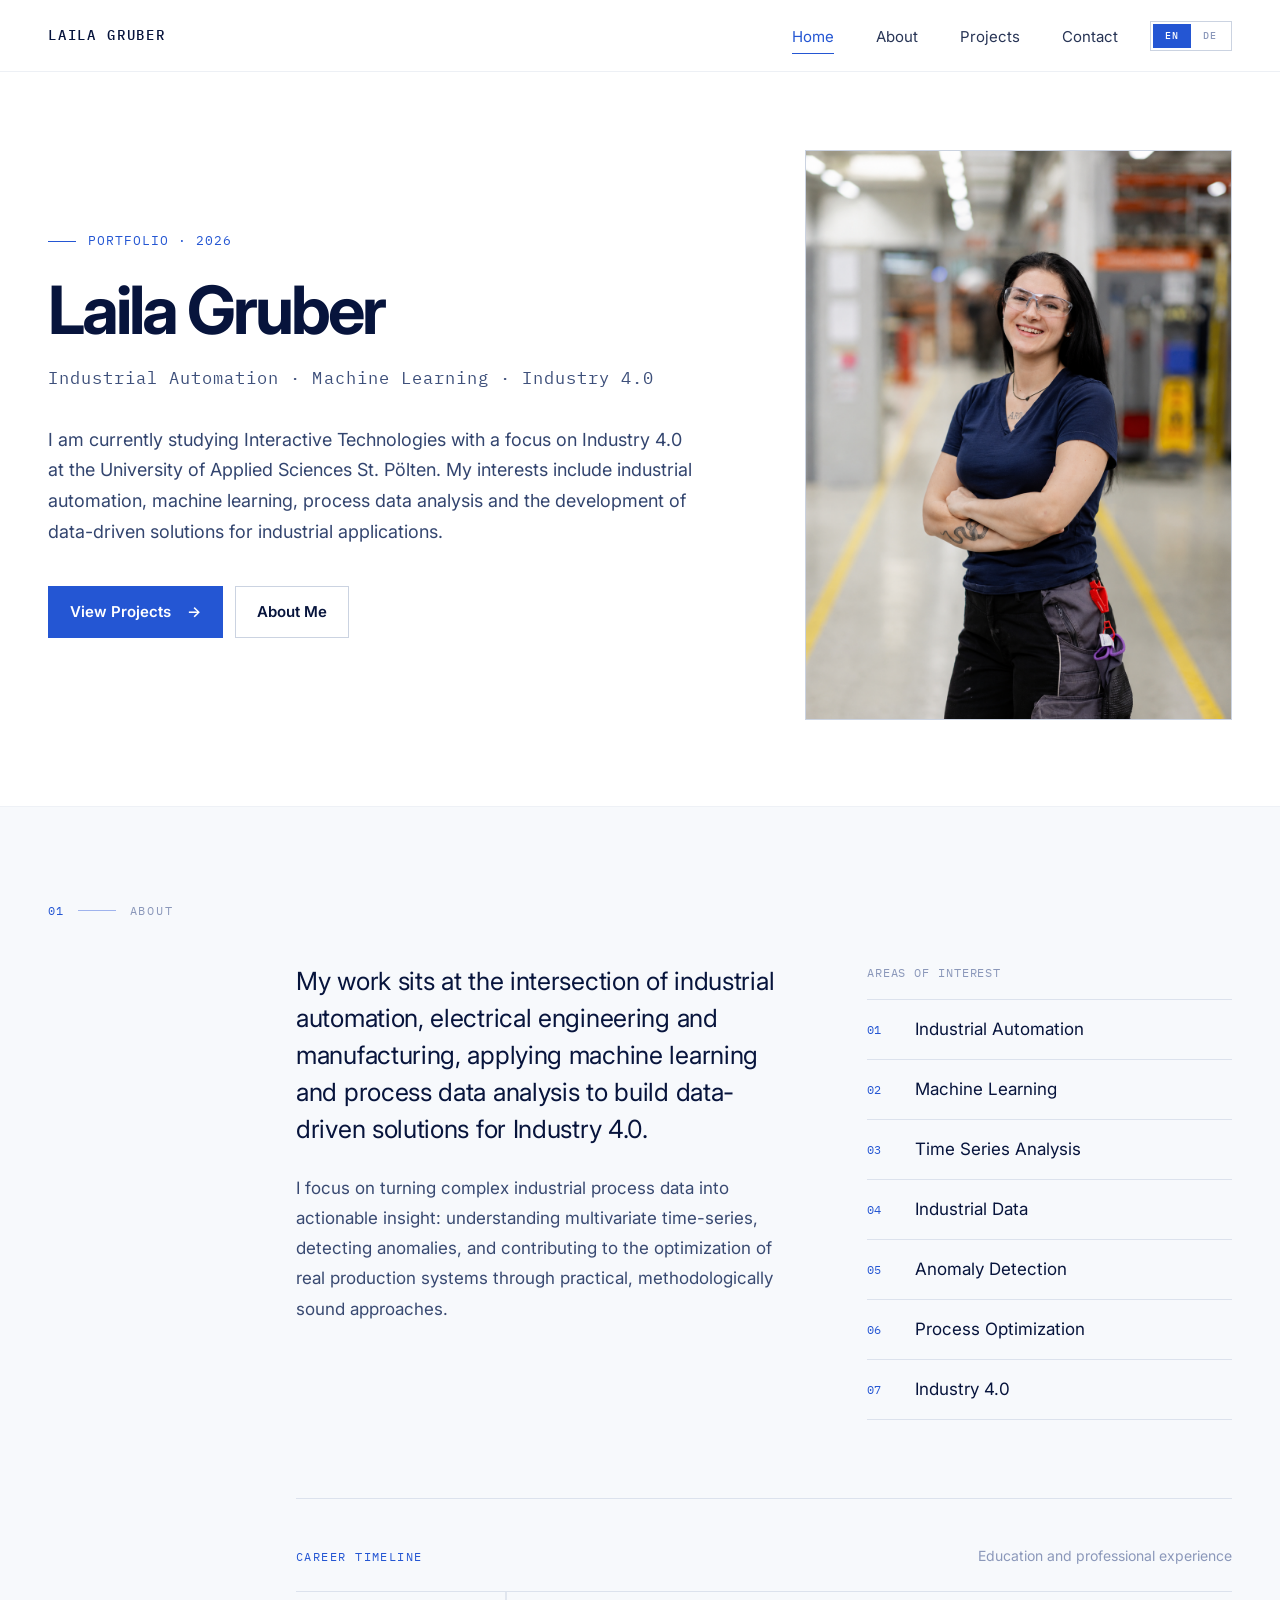
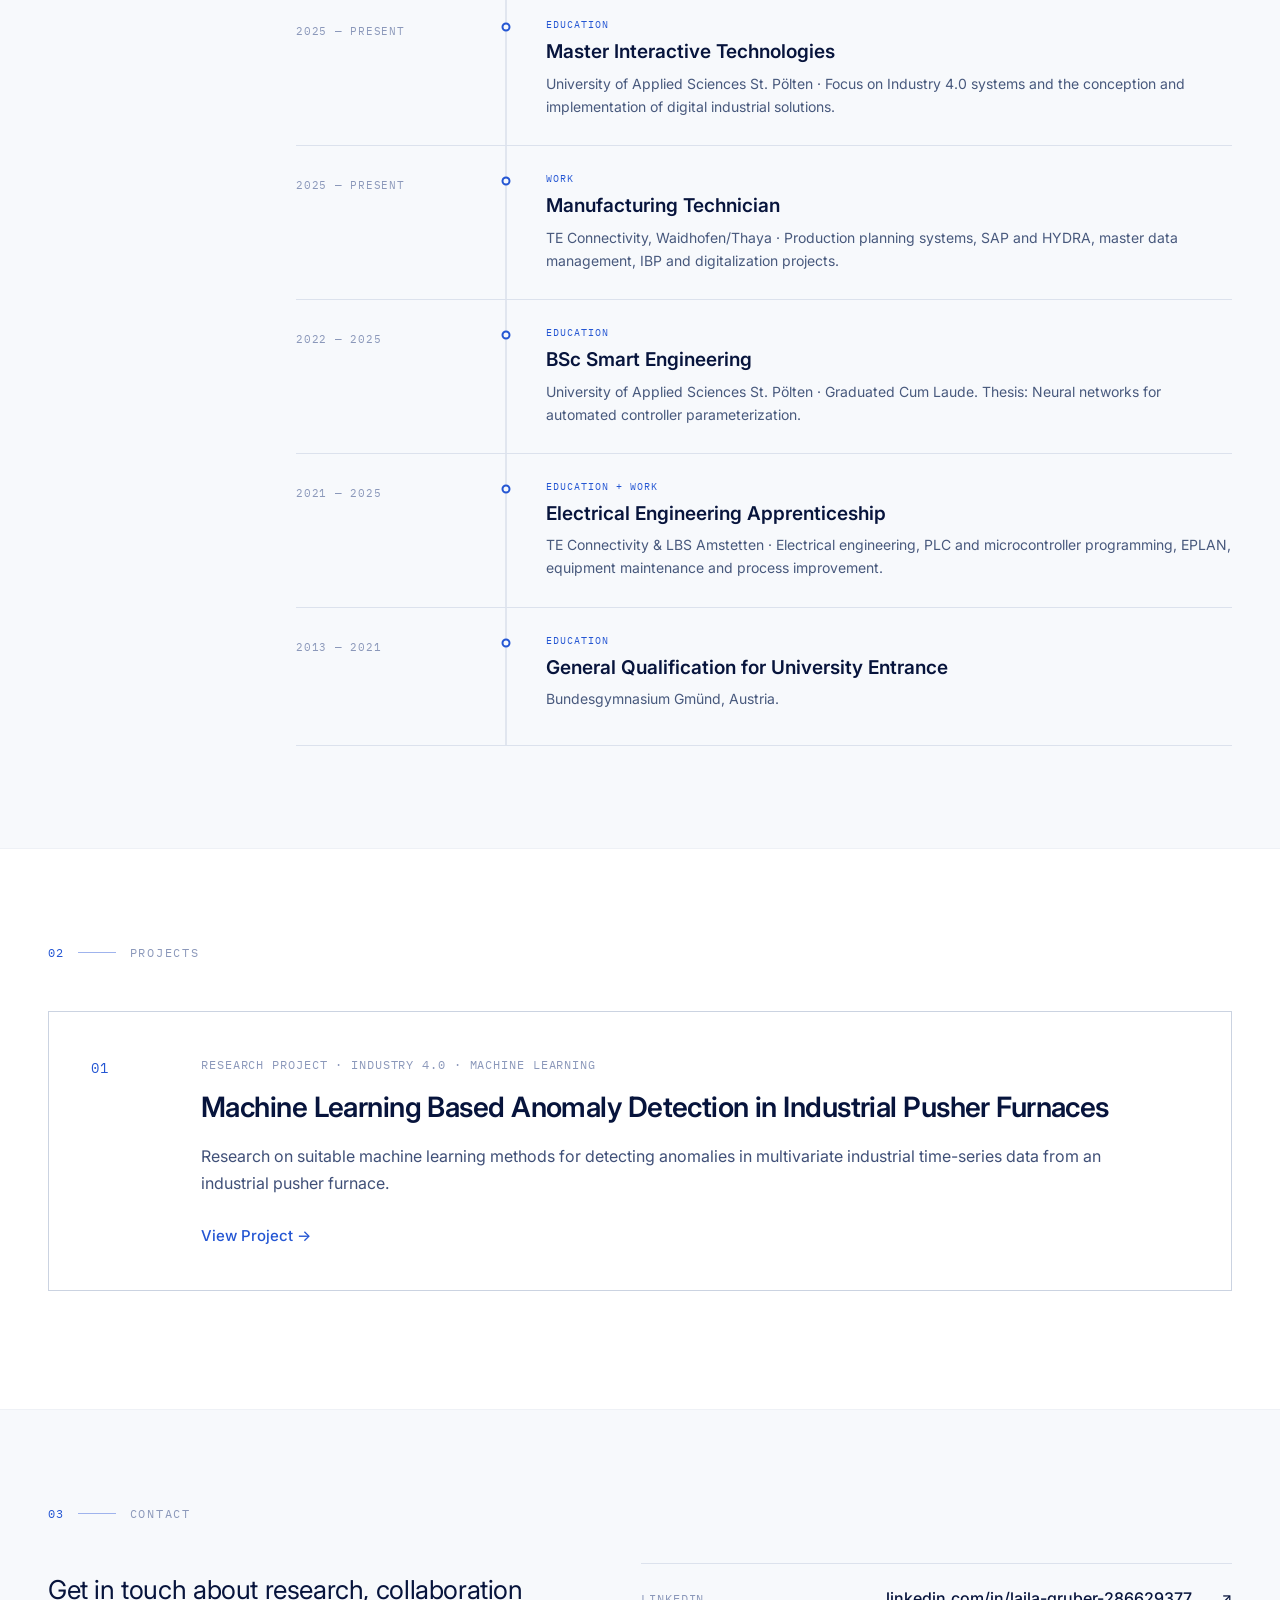
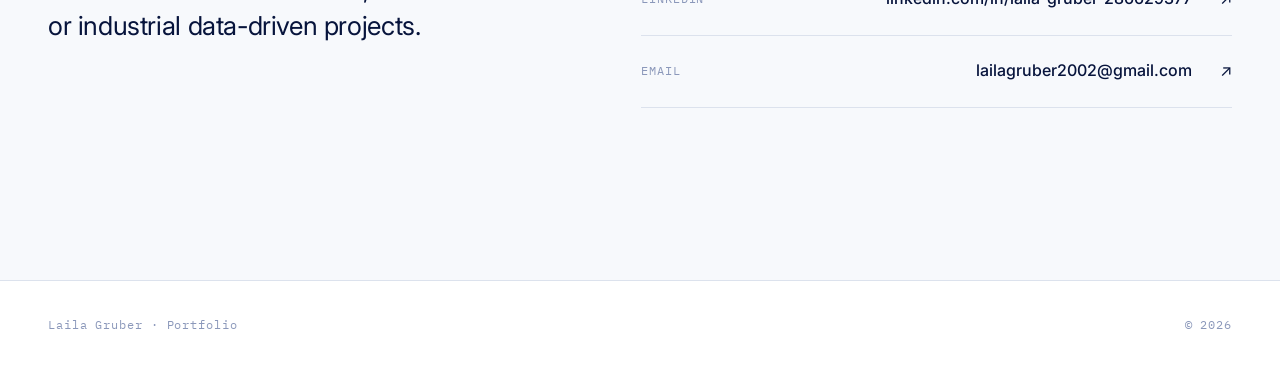
<file: index.html>
<!DOCTYPE html>

<html lang="en">
<head>
<meta charset="utf-8"/>
<meta content="width=device-width, initial-scale=1" name="viewport"/>
<meta content="no-cache, no-store, must-revalidate" http-equiv="Cache-Control"/>
<meta content="no-cache" http-equiv="Pragma"/>
<meta content="0" http-equiv="Expires"/>
<meta content="Laila Gruber portfolio focused on industrial automation, machine learning and Industry 4.0." name="description"/>
<title>Laila Gruber · Portfolio</title>
<link href="styles.css?v=5" rel="stylesheet"/>
</head>
<body data-page="home">
<header class="site-header">
<div class="shell header-inner">
<a class="brand" href="#home">LAILA GRUBER</a>
<div class="header-tools"><nav aria-label="Primary navigation" class="nav">
<a class="active" data-i18n="nav.home" href="#home">Home</a>
<a data-i18n="nav.about" href="#about">About</a>
<a data-i18n="nav.projects" href="#projects">Projects</a>
<a data-i18n="nav.contact" href="#contact">Contact</a>
</nav><div aria-label="Language selection" class="language-switch" role="group"><button aria-pressed="true" class="lang-btn active" data-lang="en" type="button">EN</button><button aria-pressed="false" class="lang-btn" data-lang="de" type="button">DE</button></div></div>
</div>
</header>
<main>
<section class="hero section-white" id="home">
<div class="shell hero-grid">
<div class="hero-copy">
<div class="micro-title"><span class="micro-line"></span>PORTFOLIO · 2026</div>
<h1>Laila Gruber</h1>
<p class="hero-kicker mono" data-i18n="home.hero.kicker">Industrial Automation · Machine Learning · Industry 4.0</p>
<p class="hero-text" data-i18n="home.hero.text">I am currently studying Interactive Technologies with a focus on Industry 4.0 at the University of Applied Sciences St. Pölten. My interests include industrial automation, machine learning, process data analysis and the development of data-driven solutions for industrial applications.</p>
<div class="hero-actions">
<a class="btn btn-primary" href="#projects"><span data-i18n="home.hero.projects">View Projects</span><span>→</span></a>
<a class="btn btn-secondary" data-i18n="home.hero.about" href="#about">About Me</a>
</div>
</div>
<figure class="portrait-figure">
<div class="placeholder-frame portrait-frame">
<img alt="Professional portrait of Laila Gruber in an industrial environment" src="assets/portrait.png"/>
</div>
</figure>
</div>
</section>
<section class="section-soft" id="about">
<div class="shell section-pad about-grid">
<div class="section-label"><span>01</span><i></i><b data-i18n="home.about.label">ABOUT</b></div>
<div class="about-copy">
<p class="about-lead" data-i18n="home.about.lead">My work sits at the intersection of industrial automation, electrical engineering and manufacturing, applying machine learning and process data analysis to build data-driven solutions for Industry 4.0.</p>
<p data-i18n="home.about.text">I focus on turning complex industrial process data into actionable insight: understanding multivariate time-series, detecting anomalies, and contributing to the optimization of real production systems through practical, methodologically sound approaches.</p>
</div>
<div class="interest-panel">
<h3 class="mono" data-i18n="home.interests.title">AREAS OF INTEREST</h3>
<ol class="indexed-list">
<li><span>01</span><div data-i18n="home.interests.1">Industrial Automation</div></li>
<li><span>02</span><div data-i18n="home.interests.2">Machine Learning</div></li>
<li><span>03</span><div data-i18n="home.interests.3">Time Series Analysis</div></li>
<li><span>04</span><div data-i18n="home.interests.4">Industrial Data</div></li>
<li><span>05</span><div data-i18n="home.interests.5">Anomaly Detection</div></li>
<li><span>06</span><div data-i18n="home.interests.6">Process Optimization</div></li>
<li><span>07</span><div data-i18n="home.interests.7">Industry 4.0</div></li>
</ol>
</div>
<div class="career-timeline">
<div class="timeline-heading">
<div class="timeline-kicker mono" data-i18n="home.timeline.title">CAREER TIMELINE</div>
<p data-i18n="home.timeline.subtitle">Education and professional experience</p>
</div>
<div class="timeline-list">
<article class="timeline-item">
<div class="timeline-date mono" data-i18n="home.timeline.1.date">2025 — PRESENT</div>
<div class="timeline-track"><span></span></div>
<div class="timeline-content">
<div class="timeline-type mono" data-i18n="home.timeline.1.type">EDUCATION</div>
<h3 data-i18n="home.timeline.1.title">Master Interactive Technologies</h3>
<p data-i18n="home.timeline.1.desc">University of Applied Sciences St. Pölten · Focus on Industry 4.0 systems and the conception and implementation of digital industrial solutions.</p>
</div>
</article>
<article class="timeline-item">
<div class="timeline-date mono" data-i18n="home.timeline.2.date">2025 — PRESENT</div>
<div class="timeline-track"><span></span></div>
<div class="timeline-content">
<div class="timeline-type mono" data-i18n="home.timeline.2.type">WORK</div>
<h3 data-i18n="home.timeline.2.title">Manufacturing Technician</h3>
<p data-i18n="home.timeline.2.desc">TE Connectivity, Waidhofen/Thaya · Production planning systems, SAP and HYDRA, master data management, IBP and digitalization projects.</p>
</div>
</article>
<article class="timeline-item">
<div class="timeline-date mono" data-i18n="home.timeline.3.date">2022 — 2025</div>
<div class="timeline-track"><span></span></div>
<div class="timeline-content">
<div class="timeline-type mono" data-i18n="home.timeline.3.type">EDUCATION</div>
<h3 data-i18n="home.timeline.3.title">BSc Smart Engineering</h3>
<p data-i18n="home.timeline.3.desc">University of Applied Sciences St. Pölten · Graduated Cum Laude. Thesis: Neural networks for automated controller parameterization.</p>
</div>
</article>
<article class="timeline-item">
<div class="timeline-date mono" data-i18n="home.timeline.4.date">2021 — 2025</div>
<div class="timeline-track"><span></span></div>
<div class="timeline-content">
<div class="timeline-type mono" data-i18n="home.timeline.4.type">EDUCATION + WORK</div>
<h3 data-i18n="home.timeline.4.title">Electrical Engineering Apprenticeship</h3>
<p data-i18n="home.timeline.4.desc">TE Connectivity &amp; LBS Amstetten · Electrical engineering, PLC and microcontroller programming, EPLAN, equipment maintenance and process improvement.</p>
</div>
</article>
<article class="timeline-item">
<div class="timeline-date mono" data-i18n="home.timeline.5.date">2013 — 2021</div>
<div class="timeline-track"><span></span></div>
<div class="timeline-content">
<div class="timeline-type mono" data-i18n="home.timeline.5.type">EDUCATION</div>
<h3 data-i18n="home.timeline.5.title">General Qualification for University Entrance</h3>
<p data-i18n="home.timeline.5.desc">Bundesgymnasium Gmünd, Austria.</p>
</div>
</article>
</div>
</div>
</div>
</section>
<section class="section-white" id="projects">
<div class="shell section-pad projects-wrap">
<div class="section-label"><span>02</span><i></i><b data-i18n="home.projects.label">PROJECTS</b></div>
<article class="project-card">
<div class="project-number mono">01</div>
<div class="project-content">
<div class="project-tags mono" data-i18n="home.project.tags">RESEARCH PROJECT · INDUSTRY 4.0 · MACHINE LEARNING</div>
<h2 data-i18n="home.project.title">Machine Learning Based Anomaly Detection in Industrial Pusher Furnaces</h2>
<p data-i18n="home.project.desc">Research on suitable machine learning methods for detecting anomalies in multivariate industrial time-series data from an industrial pusher furnace.</p>
<a class="text-link" href="project-01.html"><span class="link-label" data-i18n="home.project.link">View Project</span><span class="link-arrow">→</span></a>
</div>
</article>
</div>
</section>
<section class="section-soft" id="contact">
<div class="shell section-pad contact-grid">
<div>
<div class="section-label"><span>03</span><i></i><b data-i18n="home.contact.label">CONTACT</b></div>
<p class="contact-lead" data-i18n="home.contact.text">Get in touch about research, collaboration or industrial data-driven projects.</p>
</div>
<div class="contact-links">
<a href="https://www.linkedin.com/in/laila-gruber-286629377/" rel="noreferrer" target="_blank"><span class="mono">LINKEDIN</span><strong>linkedin.com/in/laila-gruber-286629377</strong><em>↗</em></a>
<a href="mailto:lailagruber2002@gmail.com"><span class="mono">EMAIL</span><strong>lailagruber2002@gmail.com</strong><em>↗</em></a>
</div>
</div>
</section>
</main>
<footer class="footer">
<div class="shell footer-inner mono"><span>Laila Gruber · Portfolio</span><span>© <span id="year">2026</span></span></div>
</footer>
<script src="script.js?v=5"></script>
</body>
</html>
</file>
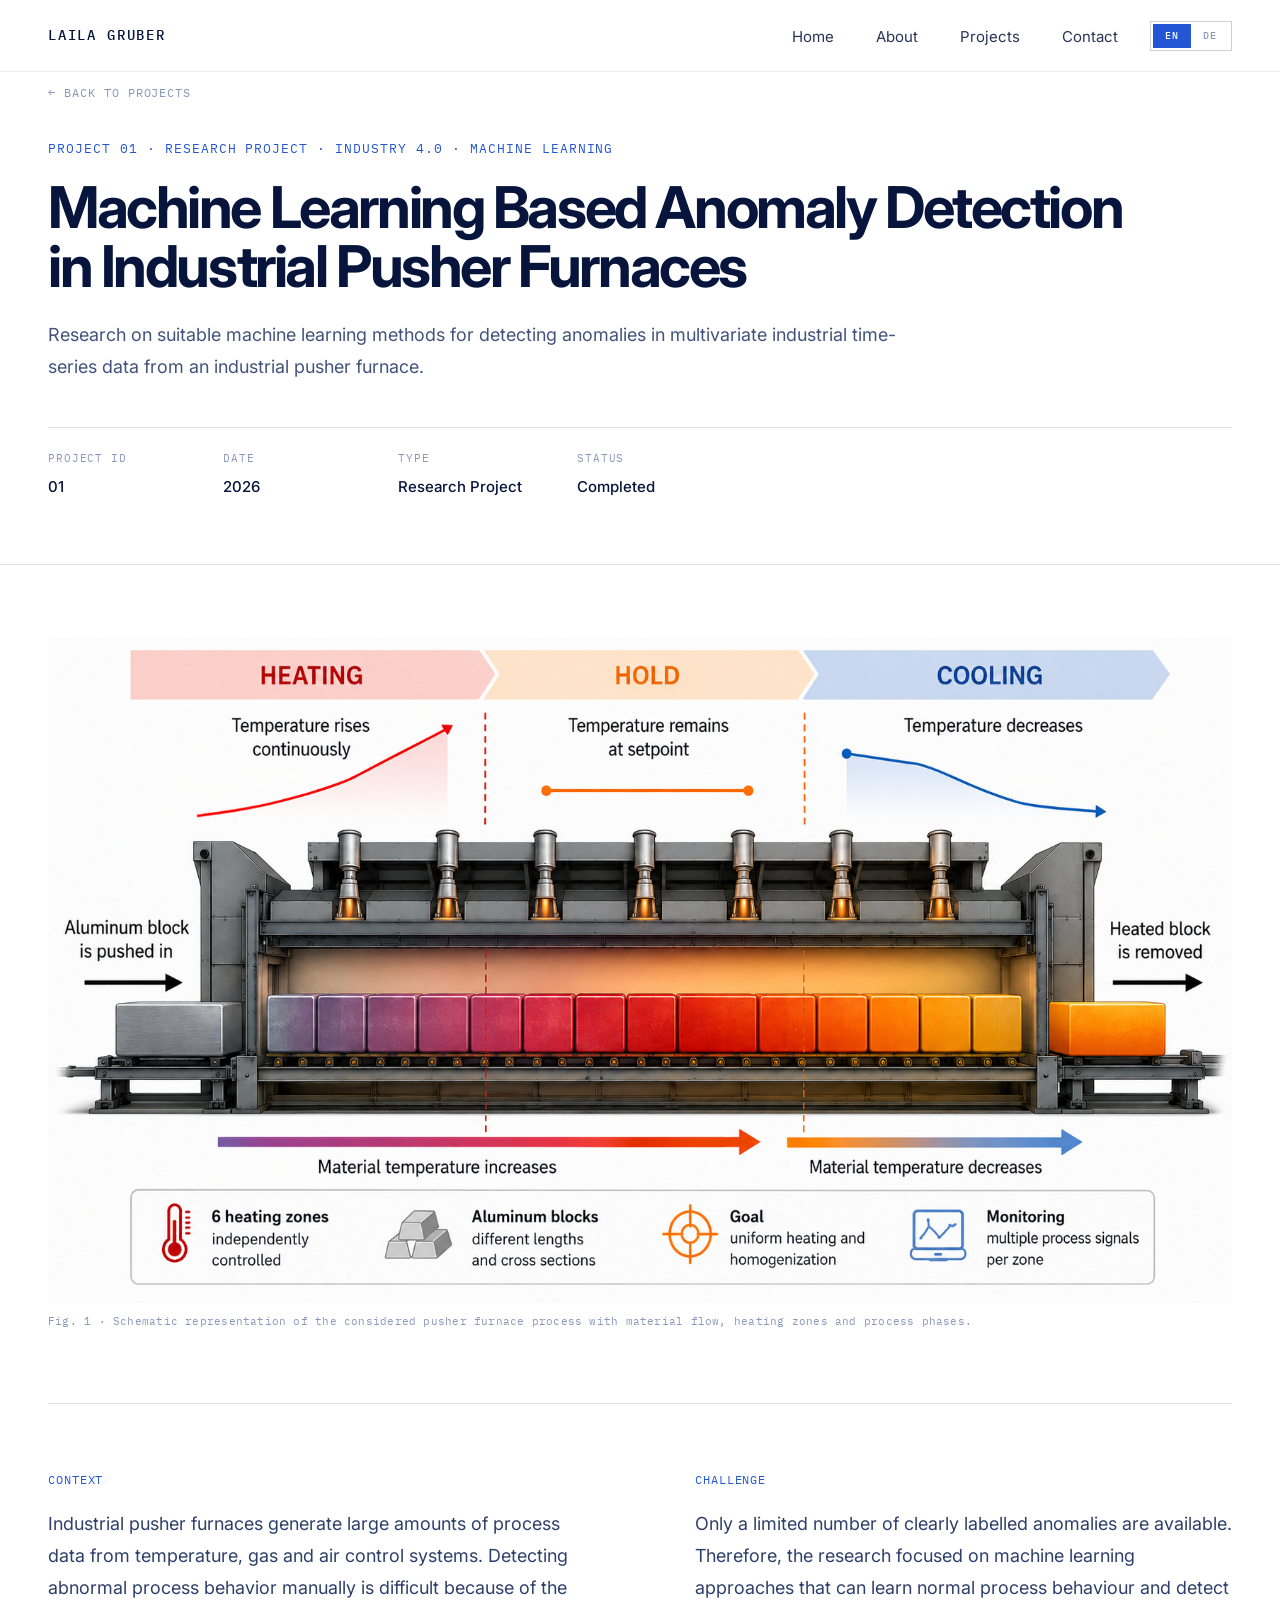
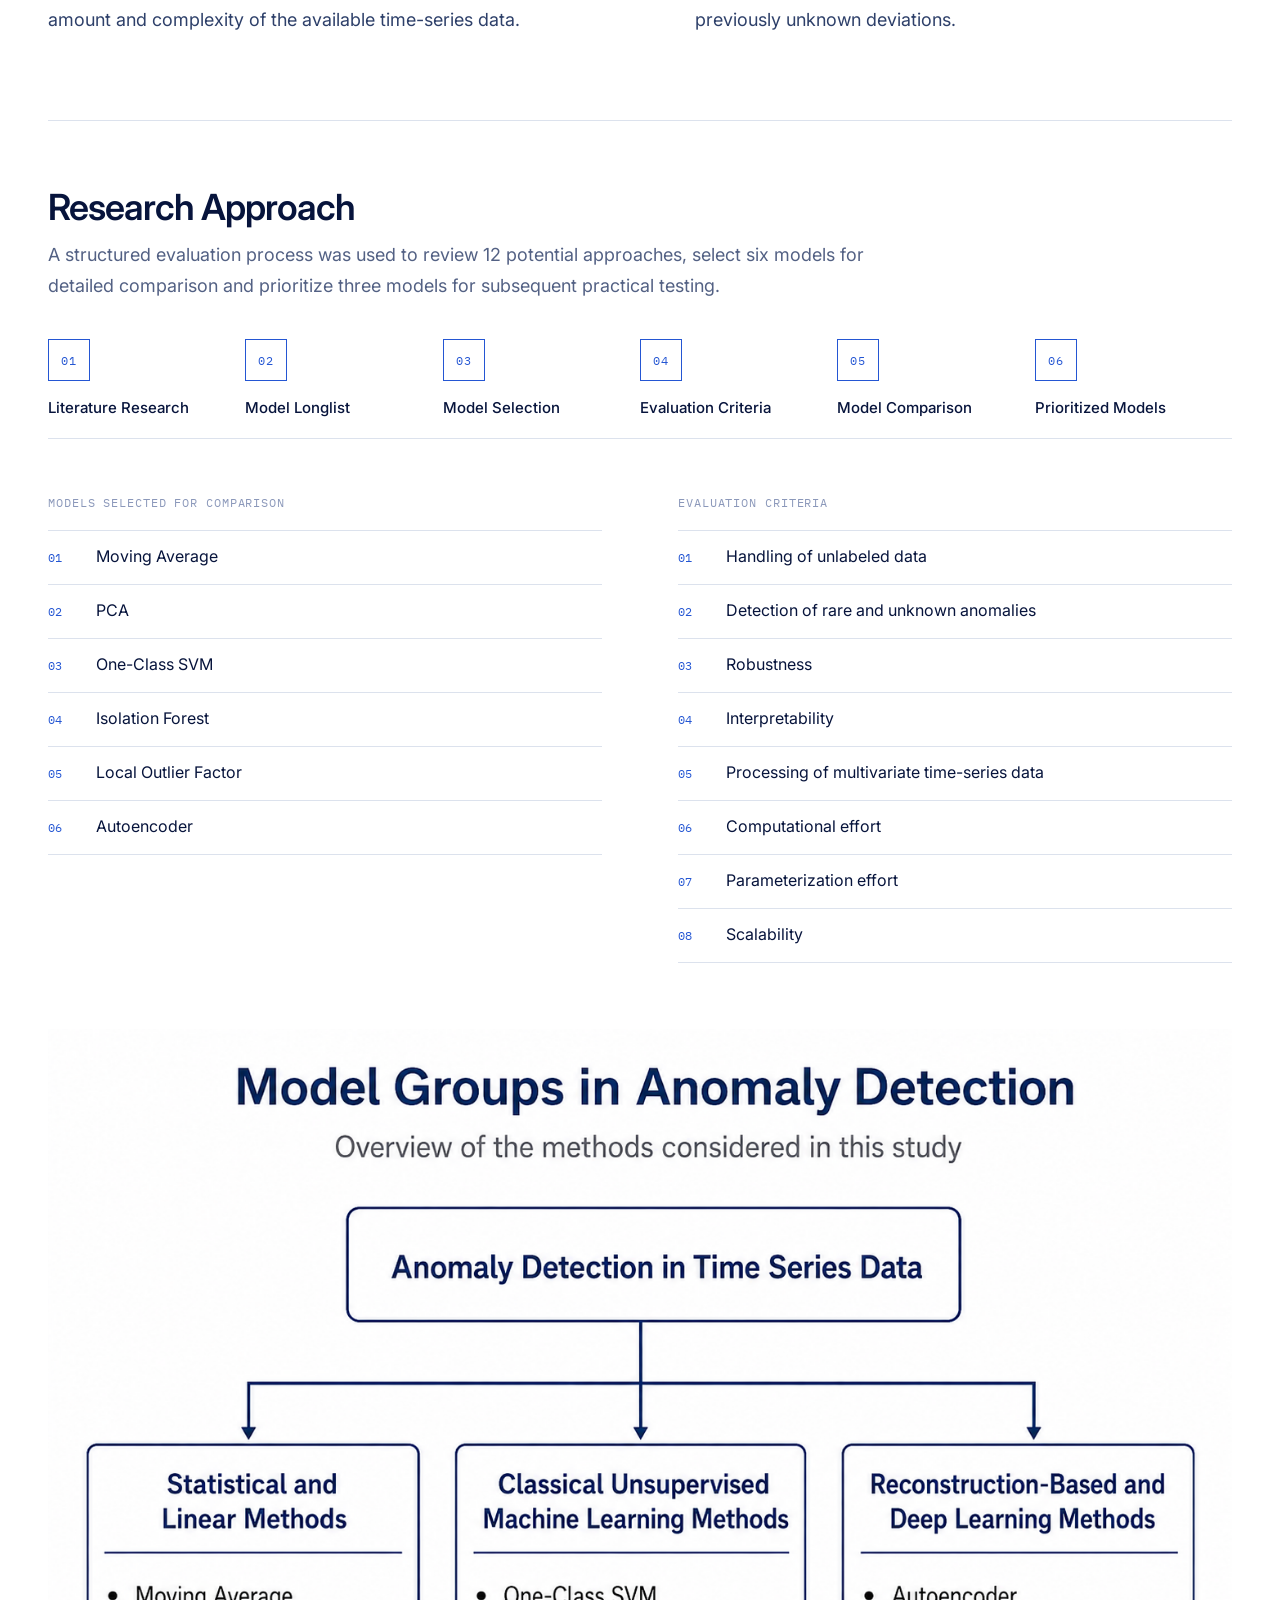
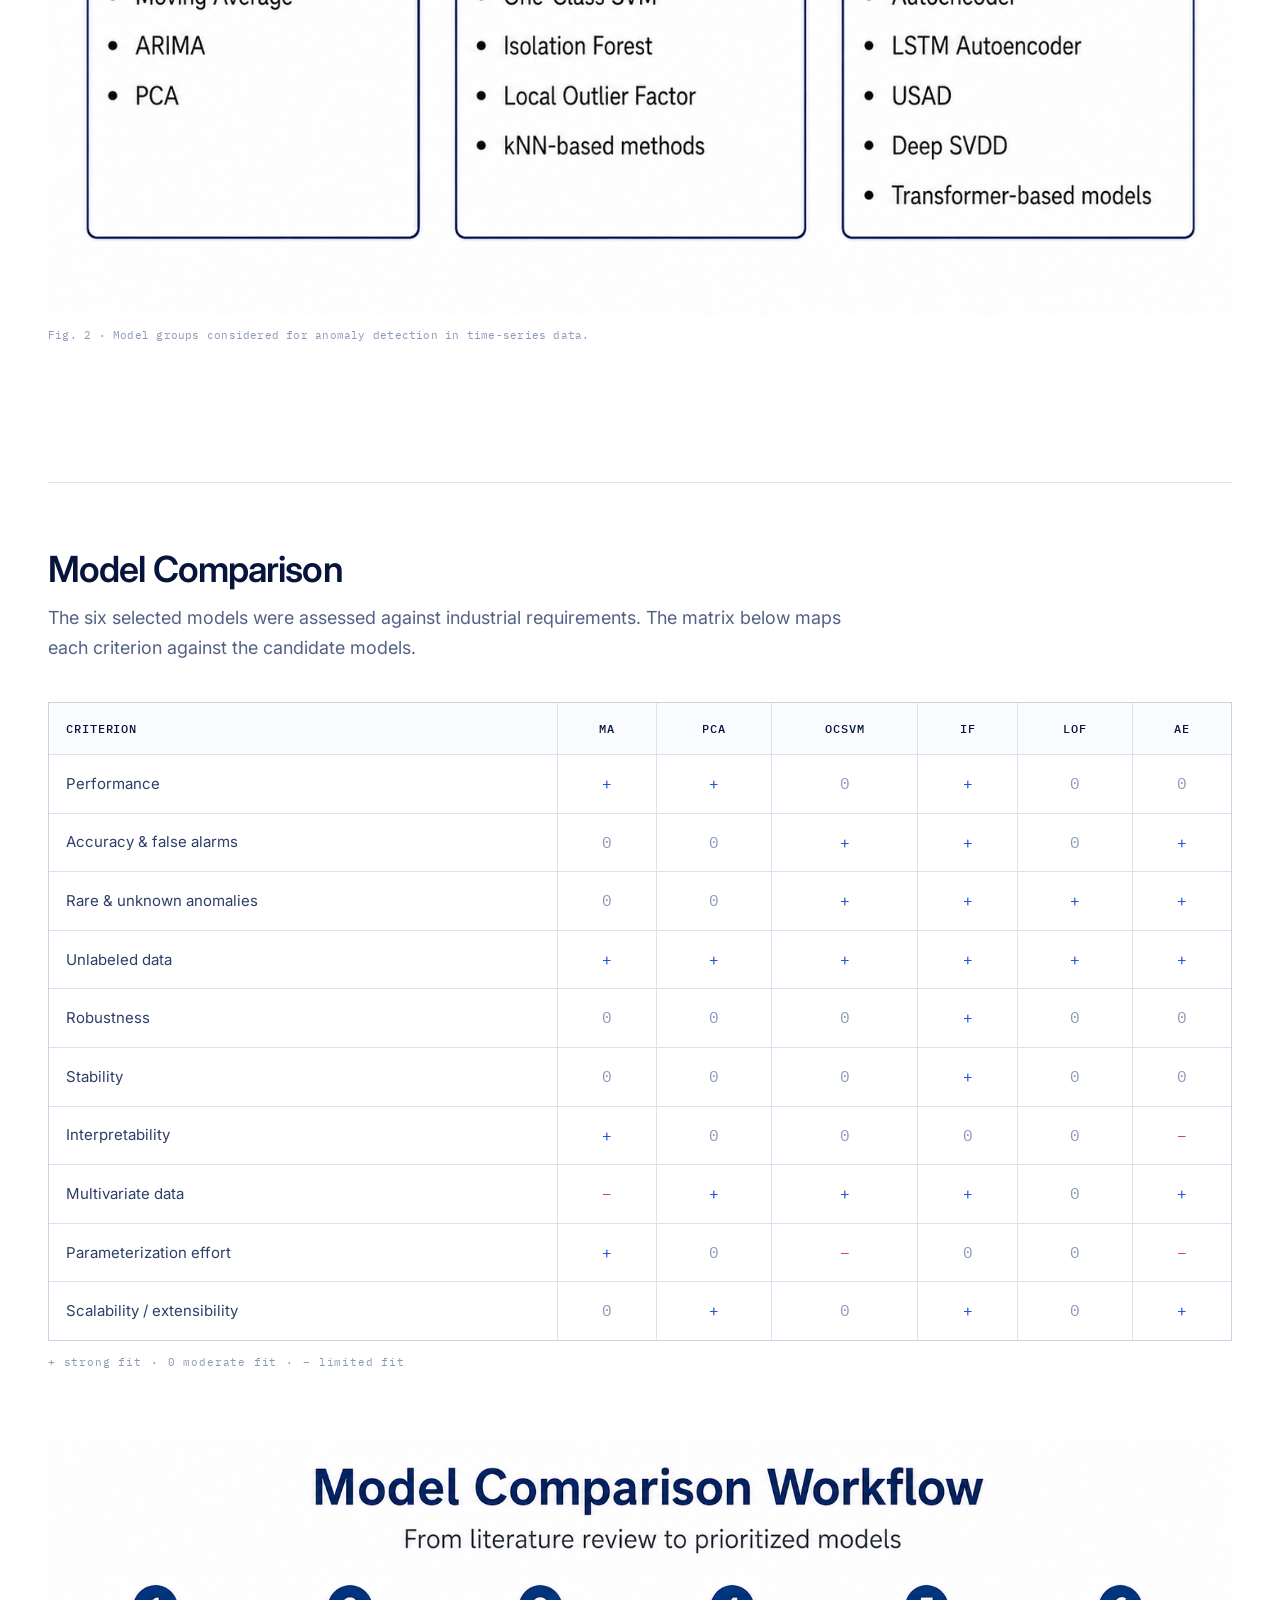
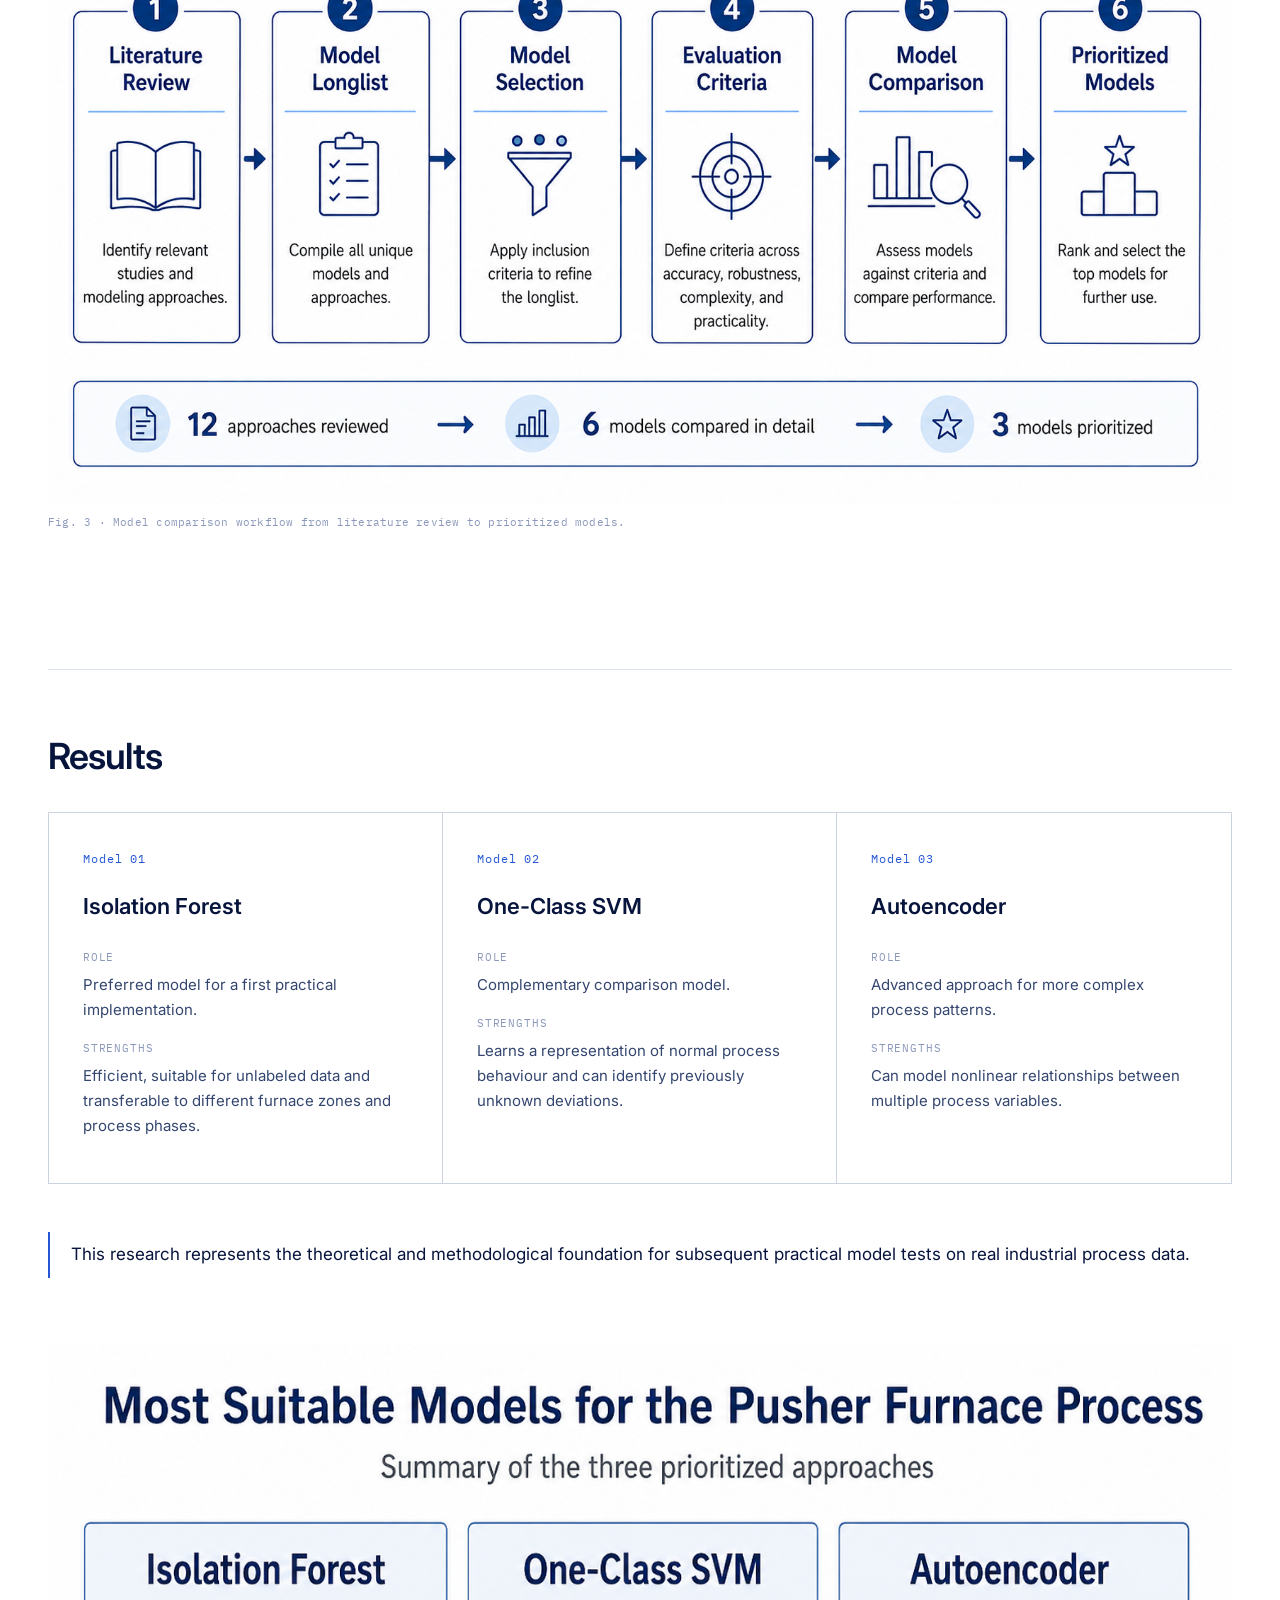
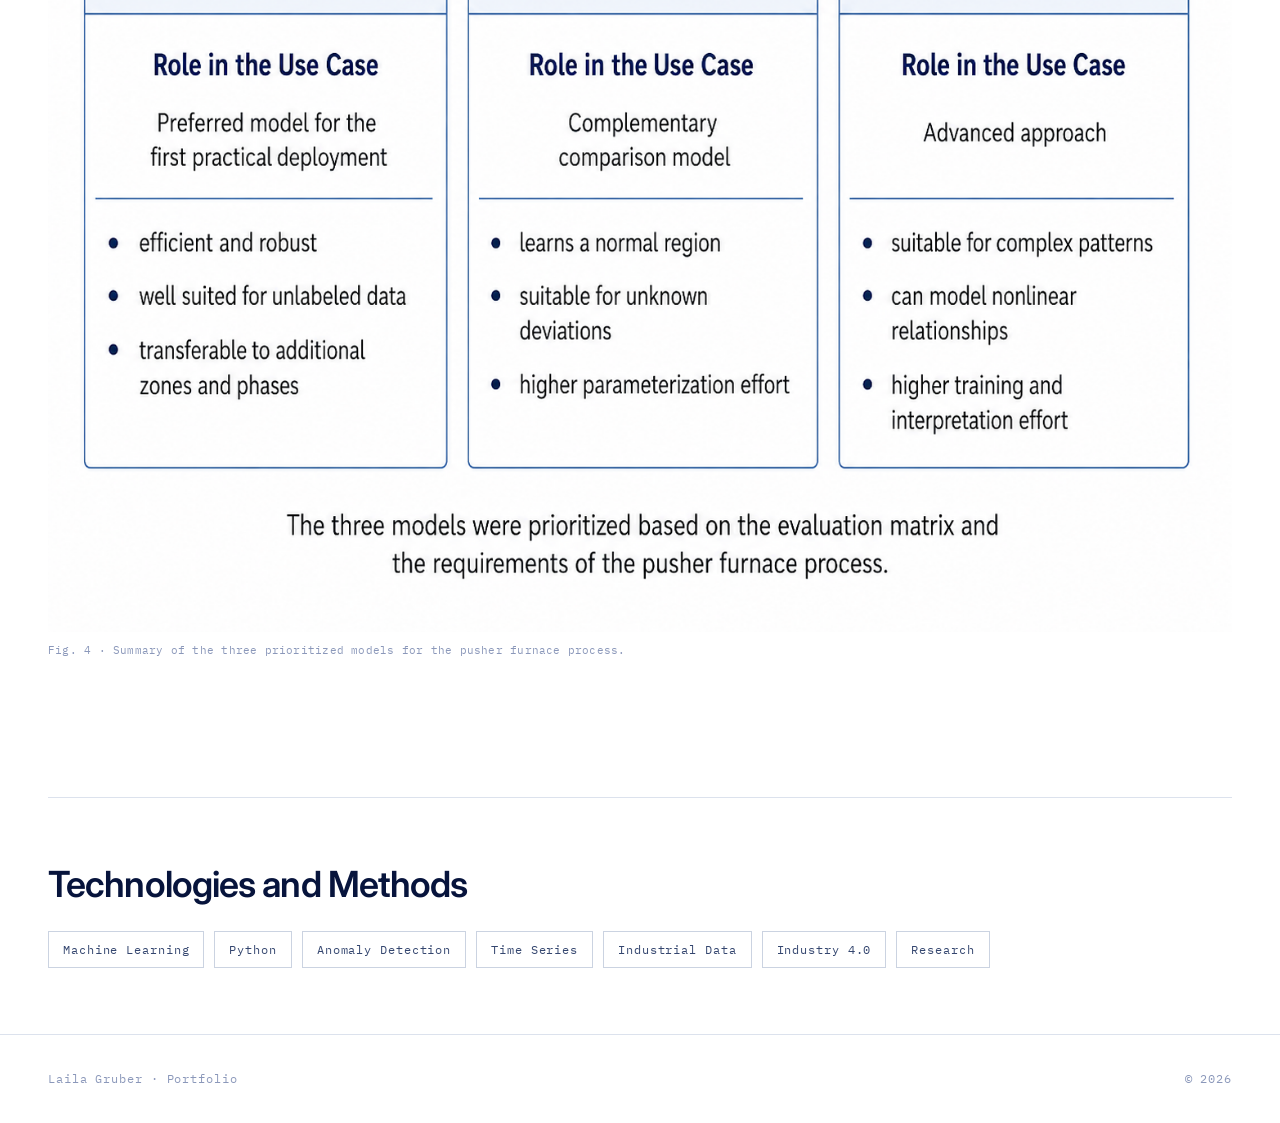
<file: project-01.html>
<!DOCTYPE html>

<html lang="en">
<head>
<meta charset="utf-8"/>
<meta content="width=device-width, initial-scale=1" name="viewport"/>
<meta content="no-cache, no-store, must-revalidate" http-equiv="Cache-Control"/>
<meta content="no-cache" http-equiv="Pragma"/>
<meta content="0" http-equiv="Expires"/>
<meta content="Machine Learning Based Anomaly Detection in Industrial Pusher Furnaces · Research project by Laila Gruber." name="description"/>
<title>Projekt 01 · Laila Gruber</title>
<link href="styles.css?v=5" rel="stylesheet"/>
</head>
<body data-page="project">
<header class="site-header">
<div class="shell header-inner">
<a class="brand" href="index.html">LAILA GRUBER</a>
<div class="header-tools"><nav aria-label="Primary navigation" class="nav">
<a data-i18n="nav.home" href="index.html">Home</a>
<a data-i18n="nav.about" href="index.html#about">About</a>
<a data-i18n="nav.projects" href="index.html#projects">Projects</a>
<a data-i18n="nav.contact" href="index.html#contact">Contact</a>
</nav><div aria-label="Language selection" class="language-switch" role="group"><button aria-pressed="true" class="lang-btn active" data-lang="en" type="button">EN</button><button aria-pressed="false" class="lang-btn" data-lang="de" type="button">DE</button></div></div>
</div>
</header>
<main class="project-page">
<section class="project-intro section-white">
<div class="shell">
<a class="back-link mono" data-i18n="project.back" href="index.html#projects">← BACK TO PROJECTS</a>
<div class="project-eyebrow mono" data-i18n="project.eyebrow">PROJECT 01 · RESEARCH PROJECT · INDUSTRY 4.0 · MACHINE LEARNING</div>
<h1 data-i18n="project.title">Machine Learning Based Anomaly Detection in Industrial Pusher Furnaces</h1>
<p class="project-lead" data-i18n="project.lead">Research on suitable machine learning methods for detecting anomalies in multivariate industrial time-series data from an industrial pusher furnace.</p>
<div class="meta-row">
<div><span class="mono" data-i18n="project.meta.id">PROJECT ID</span><strong data-i18n="project.meta.id.value">01</strong></div>
<div><span class="mono" data-i18n="project.meta.date">DATE</span><strong data-i18n="project.meta.date.value">2026</strong></div>
<div><span class="mono" data-i18n="project.meta.type">TYPE</span><strong data-i18n="project.meta.type.value">Research Project</strong></div>
<div><span class="mono" data-i18n="project.meta.status">STATUS</span><strong data-i18n="project.meta.status.value">Completed</strong></div>
</div>
</div>
</section>
<section class="project-body section-white">
<div class="shell project-shell">
<figure class="project-figure">
<div class="project-image"><img alt="Schematic representation of the pusher furnace process" data-alt-en="Schematic representation of the pusher furnace process" data-alt-de="Schematische Darstellung des Stoßofenprozesses" data-image-en="assets/figure-01-pusher-furnace-process.png" data-image-de="assets/figure-01-pusher-furnace-process-de.png" src="assets/figure-01-pusher-furnace-process.png"/></div>
<figcaption class="figure-caption" data-i18n="project.fig1">Fig. 1 · Schematic representation of the considered pusher furnace process with material flow, heating zones and process phases.</figcaption>
</figure>
<section class="context-grid lined-section">
<div><div class="project-mini mono" data-i18n="project.context.label">CONTEXT</div><p data-i18n="project.context.text">Industrial pusher furnaces generate large amounts of process data from temperature, gas and air control systems. Detecting abnormal process behavior manually is difficult because of the amount and complexity of the available time-series data.</p></div>
<div><div class="project-mini mono" data-i18n="project.challenge.label">CHALLENGE</div><p data-i18n="project.challenge.text">Only a limited number of clearly labelled anomalies are available. Therefore, the research focused on machine learning approaches that can learn normal process behaviour and detect previously unknown deviations.</p></div>
</section>
<section class="approach-block lined-section">
<h2 data-i18n="project.approach.title">Research Approach</h2>
<p class="section-intro" data-i18n="project.approach.intro">A structured evaluation process was used to review 12 potential approaches, select six models for detailed comparison and prioritize three models for subsequent practical testing.</p>
<div class="process-row">
<div><span class="step-box mono">01</span><strong data-i18n="project.approach.step1">Literature Research</strong></div>
<div><span class="step-box mono">02</span><strong data-i18n="project.approach.step2">Model Longlist</strong></div>
<div><span class="step-box mono">03</span><strong data-i18n="project.approach.step3">Model Selection</strong></div>
<div><span class="step-box mono">04</span><strong data-i18n="project.approach.step4">Evaluation Criteria</strong></div>
<div><span class="step-box mono">05</span><strong data-i18n="project.approach.step5">Model Comparison</strong></div>
<div><span class="step-box mono">06</span><strong data-i18n="project.approach.step6">Prioritized Models</strong></div>
</div>
<div class="lists-grid">
<div>
<h3 class="mono" data-i18n="project.models.heading">MODELS SELECTED FOR COMPARISON</h3>
<ol class="indexed-list">
<li><span>01</span>Moving Average</li>
<li><span>02</span>PCA</li>
<li><span>03</span>One-Class SVM</li>
<li><span>04</span>Isolation Forest</li>
<li><span>05</span>Local Outlier Factor</li>
<li><span>06</span>Autoencoder</li>
</ol>
</div>
<div>
<h3 class="mono" data-i18n="project.criteria.heading">EVALUATION CRITERIA</h3>
<ol class="indexed-list">
<li><span>01</span><div data-i18n="project.criteria.1">Handling of unlabeled data</div></li>
<li><span>02</span><div data-i18n="project.criteria.2">Detection of rare and unknown anomalies</div></li>
<li><span>03</span><div data-i18n="project.criteria.3">Robustness</div></li>
<li><span>04</span><div data-i18n="project.criteria.4">Interpretability</div></li>
<li><span>05</span><div data-i18n="project.criteria.5">Processing of multivariate time-series data</div></li>
<li><span>06</span><div data-i18n="project.criteria.6">Computational effort</div></li>
<li><span>07</span><div data-i18n="project.criteria.7">Parameterization effort</div></li>
<li><span>08</span><div data-i18n="project.criteria.8">Scalability</div></li>
</ol>
</div>
</div>
</section>
<figure class="project-figure lined-section no-top-pad">
<div class="project-image"><img alt="Model groups considered for anomaly detection in time-series data" data-alt-en="Model groups considered for anomaly detection in time-series data" data-alt-de="Modellgruppen der Anomalieerkennung in Zeitreihendaten" data-image-en="assets/figure-02-model-groups.png" data-image-de="assets/figure-02-model-groups-de.png" src="assets/figure-02-model-groups.png"/></div>
<figcaption class="figure-caption" data-i18n="project.fig2">Fig. 2 · Model groups considered for anomaly detection in time-series data.</figcaption>
</figure>
<section class="comparison-block lined-section">
<h2 data-i18n="project.comparison.title">Model Comparison</h2>
<p class="section-intro" data-i18n="project.comparison.intro">The six selected models were assessed against industrial requirements. The matrix below maps each criterion against the candidate models.</p>
<div class="table-wrap">
<table class="matrix">
<thead><tr><th data-i18n="project.matrix.criterion">CRITERION</th><th>MA</th><th>PCA</th><th>OCSVM</th><th>IF</th><th>LOF</th><th>AE</th></tr></thead>
<tbody>
<tr><td data-i18n="project.matrix.row1">Performance</td><td class="plus">+</td><td class="plus">+</td><td>0</td><td class="plus">+</td><td>0</td><td>0</td></tr>
<tr><td data-i18n="project.matrix.row2">Accuracy &amp; false alarms</td><td>0</td><td>0</td><td class="plus">+</td><td class="plus">+</td><td>0</td><td class="plus">+</td></tr>
<tr><td data-i18n="project.matrix.row3">Rare &amp; unknown anomalies</td><td>0</td><td>0</td><td class="plus">+</td><td class="plus">+</td><td class="plus">+</td><td class="plus">+</td></tr>
<tr><td data-i18n="project.matrix.row4">Unlabeled data</td><td class="plus">+</td><td class="plus">+</td><td class="plus">+</td><td class="plus">+</td><td class="plus">+</td><td class="plus">+</td></tr>
<tr><td data-i18n="project.matrix.row5">Robustness</td><td>0</td><td>0</td><td>0</td><td class="plus">+</td><td>0</td><td>0</td></tr>
<tr><td data-i18n="project.matrix.row6">Stability</td><td>0</td><td>0</td><td>0</td><td class="plus">+</td><td>0</td><td>0</td></tr>
<tr><td data-i18n="project.matrix.row7">Interpretability</td><td class="plus">+</td><td>0</td><td>0</td><td>0</td><td>0</td><td class="minus">−</td></tr>
<tr><td data-i18n="project.matrix.row8">Multivariate data</td><td class="minus">−</td><td class="plus">+</td><td class="plus">+</td><td class="plus">+</td><td>0</td><td class="plus">+</td></tr>
<tr><td data-i18n="project.matrix.row9">Parameterization effort</td><td class="plus">+</td><td>0</td><td class="minus">−</td><td>0</td><td>0</td><td class="minus">−</td></tr>
<tr><td data-i18n="project.matrix.row10">Scalability / extensibility</td><td>0</td><td class="plus">+</td><td>0</td><td class="plus">+</td><td>0</td><td class="plus">+</td></tr>
</tbody>
</table>
</div>
<div class="matrix-legend mono"><span data-i18n="project.legend.plus">+ strong fit</span><span>·</span><span data-i18n="project.legend.zero">0 moderate fit</span><span>·</span><span data-i18n="project.legend.minus">− limited fit</span></div>
</section>
<figure class="project-figure lined-section no-top-pad">
<div class="project-image"><img alt="Model comparison workflow from literature review to prioritized models" data-alt-en="Model comparison workflow from literature review to prioritized models" data-alt-de="Ablauf des Modellvergleichs von der Literaturrecherche bis zu priorisierten Modellen" data-image-en="assets/figure-03-model-comparison-workflow.png" data-image-de="assets/figure-03-model-comparison-workflow-de.png" src="assets/figure-03-model-comparison-workflow.png"/></div>
<figcaption class="figure-caption" data-i18n="project.fig3">Fig. 3 · Model comparison workflow from literature review to prioritized models.</figcaption>
</figure>
<section class="results-block lined-section">
<h2 data-i18n="project.results.title">Results</h2>
<div class="results-grid">
<article><div class="model-no mono" data-i18n="project.results.1.model">Model 01</div><h3>Isolation Forest</h3><div class="result-k mono" data-i18n="project.results.1.roleLabel">ROLE</div><p data-i18n="project.results.1.role">Preferred model for a first practical implementation.</p><div class="result-k mono" data-i18n="project.results.1.strengthLabel">STRENGTHS</div><p data-i18n="project.results.1.strength">Efficient, suitable for unlabeled data and transferable to different furnace zones and process phases.</p></article>
<article><div class="model-no mono" data-i18n="project.results.2.model">Model 02</div><h3>One-Class SVM</h3><div class="result-k mono" data-i18n="project.results.2.roleLabel">ROLE</div><p data-i18n="project.results.2.role">Complementary comparison model.</p><div class="result-k mono" data-i18n="project.results.2.strengthLabel">STRENGTHS</div><p data-i18n="project.results.2.strength">Learns a representation of normal process behaviour and can identify previously unknown deviations.</p></article>
<article><div class="model-no mono" data-i18n="project.results.3.model">Model 03</div><h3>Autoencoder</h3><div class="result-k mono" data-i18n="project.results.3.roleLabel">ROLE</div><p data-i18n="project.results.3.role">Advanced approach for more complex process patterns.</p><div class="result-k mono" data-i18n="project.results.3.strengthLabel">STRENGTHS</div><p data-i18n="project.results.3.strength">Can model nonlinear relationships between multiple process variables.</p></article>
</div>
<p class="foundation-note" data-i18n="project.foundation">This research represents the theoretical and methodological foundation for subsequent practical model tests on real industrial process data.</p>
</section>
<figure class="project-figure lined-section no-top-pad">
<div class="project-image"><img alt="Three prioritized models for the pusher furnace process" data-alt-en="Three prioritized models for the pusher furnace process" data-alt-de="Drei priorisierte Modelle für den Stoßofenprozess" data-image-en="assets/figure-04-prioritized-models.png" data-image-de="assets/figure-04-prioritized-models-de.png" src="assets/figure-04-prioritized-models.png"/></div>
<figcaption class="figure-caption" data-i18n="project.fig4">Fig. 4 · Summary of the three prioritized models for the pusher furnace process.</figcaption>
</figure>
<section class="tech-block lined-section">
<h2 data-i18n="project.tech.title">Technologies and Methods</h2>
<div class="tech-tags"><span data-i18n="project.tech.1">Machine Learning</span><span data-i18n="project.tech.2">Python</span><span data-i18n="project.tech.3">Anomaly Detection</span><span data-i18n="project.tech.4">Time Series</span><span data-i18n="project.tech.5">Industrial Data</span><span data-i18n="project.tech.6">Industry 4.0</span><span data-i18n="project.tech.7">Research</span></div>
</section>
</div>
</section>
</main>
<footer class="footer">
<div class="shell footer-inner mono"><span>Laila Gruber · Portfolio</span><span>© <span id="year">2026</span></span></div>
</footer>
<script src="script.js?v=5"></script>
</body>
</html>
</file>
<file: styles.css>
@import url('https://fonts.googleapis.com/css2?family=IBM+Plex+Mono:wght@400;500&family=Inter:wght@400;500;600;700&display=swap');

:root {
  --ink: #07143c;
  --body: #263760;
  --blue: #2456d3;
  --muted: #8b98ba;
  --line: #dce2ed;
  --line-strong: #cbd3e1;
  --soft: #f7f9fc;
  --white: #ffffff;
  --shell: 1360px;
  --project-shell: 1240px;
  --sans: "Inter", "Segoe UI", Arial, sans-serif;
  --mono: "IBM Plex Mono", "Courier New", monospace;
}

* { box-sizing: border-box; }
html { scroll-behavior: smooth; }
body {
  margin: 0;
  background: var(--white);
  color: var(--body);
  font-family: var(--sans);
  font-size: 16px;
  line-height: 1.6;
  -webkit-font-smoothing: antialiased;
  text-rendering: optimizeLegibility;
}

a { color: inherit; text-decoration: none; }
img { display: block; width: 100%; max-width: 100%; }
h1, h2, h3, p, figure { margin-top: 0; }

.shell {
  width: min(var(--shell), calc(100% - 96px));
  margin: 0 auto;
}

.mono,
.micro-title,
.section-label,
.project-tags,
.project-eyebrow,
.project-mini,
.matrix th,
.model-no,
.result-k,
.figure-caption {
  font-family: var(--mono);
  letter-spacing: .075em;
}

/* ---------- header ---------- */
.site-header {
  position: sticky;
  top: 0;
  z-index: 100;
  height: 72px;
  background: rgba(255,255,255,.97);
  border-bottom: 1px solid #edf0f5;
  backdrop-filter: blur(8px);
}
.header-inner {
  height: 100%;
  display: flex;
  align-items: center;
  justify-content: space-between;
}
.brand {
  color: var(--ink);
  font-family: var(--mono);
  font-size: 14px;
  font-weight: 500;
  letter-spacing: .13em;
}
.nav {
  display: flex;
  gap: 42px;
  align-items: center;
  color: #273455;
  font-size: 15px;
}
.nav a {
  position: relative;
  padding: 24px 0 22px;
  transition: color .18s ease;
}
.nav a::after {
  content: "";
  position: absolute;
  left: 0;
  right: 0;
  bottom: 17px;
  height: 1px;
  background: var(--blue);
  transform: scaleX(0);
  transform-origin: left;
  transition: transform .18s ease;
}
.nav a:hover,
.nav a.active { color: var(--blue); }
.nav a:hover::after,
.nav a.active::after { transform: scaleX(1); }

/* ---------- shared sections ---------- */
.section-white { background: var(--white); }
.section-soft { background: var(--soft); }
.section-pad { padding: 94px 0 102px; }
.section-label {
  display: flex;
  align-items: center;
  gap: 14px;
  min-height: 20px;
  color: var(--muted);
  font-size: 12px;
}
.section-label span { color: var(--blue); }
.section-label i {
  width: 38px;
  height: 1px;
  display: block;
  background: #9fb3ed;
}
.section-label b {
  font-weight: 400;
  letter-spacing: .14em;
}

/* ---------- home / hero ---------- */
.hero {
  min-height: 690px;
  padding: 78px 0 86px;
  display: flex;
  align-items: center;
}
.hero-grid {
  display: grid;
  grid-template-columns: minmax(0, 1.1fr) minmax(360px, .72fr);
  gap: 104px;
  align-items: center;
}
.hero-copy { max-width: 710px; }
.micro-title {
  display: flex;
  align-items: center;
  gap: 12px;
  margin-bottom: 26px;
  color: var(--blue);
  font-size: 13px;
}
.micro-line {
  width: 28px;
  height: 1px;
  background: var(--blue);
}
.hero h1 {
  margin-bottom: 22px;
  color: var(--ink);
  font-size: clamp(54px, 5.2vw, 74px);
  font-weight: 700;
  line-height: .98;
  letter-spacing: -.045em;
}
.hero-kicker {
  margin-bottom: 32px;
  color: #3e507b;
  font-family: var(--mono);
  font-size: 17px;
  letter-spacing: .06em;
}
.hero-text {
  max-width: 675px;
  margin-bottom: 38px;
  color: #33456f;
  font-size: 18px;
  line-height: 1.72;
}
.hero-actions { display: flex; gap: 12px; flex-wrap: wrap; }
.btn {
  min-height: 50px;
  padding: 13px 21px;
  border: 1px solid var(--line-strong);
  display: inline-flex;
  align-items: center;
  justify-content: center;
  gap: 16px;
  color: var(--ink);
  font-size: 15px;
  font-weight: 600;
  transition: .18s ease;
}
.btn-primary {
  color: white;
  background: var(--blue);
  border-color: var(--blue);
}
.btn-primary:hover { background: #1e49b8; border-color: #1e49b8; }
.btn-secondary:hover { color: var(--blue); border-color: var(--blue); }

.portrait-figure {
  width: 100%;
  max-width: 448px;
  margin: 0;
  justify-self: end;
}
.placeholder-frame {
  overflow: hidden;
  background: #fafcff;
  border: 1px solid var(--line-strong);
}
.portrait-frame { aspect-ratio: .75 / 1; }
.placeholder-frame img { height: 100%; object-fit: cover; }
.portrait-figure figcaption {
  padding-top: 9px;
  color: var(--muted);
  font-family: var(--mono);
  font-size: 12px;
  letter-spacing: .075em;
}

/* ---------- about ---------- */
#about { border-top: 1px solid #eef1f6; border-bottom: 1px solid #eef1f6; }
.about-grid {
  min-height: 650px;
  display: grid;
  grid-template-columns: 170px minmax(0, 1.35fr) minmax(360px, 1fr);
  column-gap: 78px;
  align-items: start;
}
.about-copy { padding-top: 62px; }
.about-lead {
  margin-bottom: 25px;
  color: var(--ink) !important;
  font-size: 25px !important;
  line-height: 1.48 !important;
  letter-spacing: -.012em;
}
.about-copy p {
  color: #394a72;
  font-size: 17px;
  line-height: 1.78;
}
.interest-panel { padding-top: 62px; }
.interest-panel h3,
.lists-grid h3 {
  margin-bottom: 17px;
  color: var(--muted);
  font-size: 12px;
  font-weight: 400;
}
.indexed-list {
  list-style: none;
  margin: 0;
  padding: 0;
  border-top: 1px solid var(--line);
}
.indexed-list li {
  display: grid;
  grid-template-columns: 48px 1fr;
  align-items: center;
  min-height: 60px;
  padding: 13px 0;
  border-bottom: 1px solid var(--line);
  color: var(--ink);
  font-size: 17px;
}
.indexed-list li span {
  color: var(--blue);
  font-family: var(--mono);
  font-size: 12px;
}


/* ---------- career timeline ---------- */
.career-timeline {
  grid-column: 2 / -1;
  margin-top: 78px;
  padding-top: 46px;
  border-top: 1px solid var(--line);
}
.timeline-heading {
  display: flex;
  align-items: baseline;
  justify-content: space-between;
  gap: 28px;
  margin-bottom: 24px;
}
.timeline-kicker {
  color: var(--blue);
  font-size: 12px;
  letter-spacing: .12em;
}
.timeline-heading p {
  margin: 0;
  color: var(--muted);
  font-size: 14px;
}
.timeline-list {
  position: relative;
  border-top: 1px solid var(--line);
}
.timeline-item {
  display: grid;
  grid-template-columns: 170px 32px minmax(0, 1fr);
  column-gap: 24px;
  min-height: 138px;
  border-bottom: 1px solid var(--line);
}
.timeline-date {
  padding-top: 31px;
  color: var(--muted);
  font-size: 11px;
  letter-spacing: .07em;
  white-space: nowrap;
}
.timeline-track {
  position: relative;
}
.timeline-track::before {
  content: "";
  position: absolute;
  top: 0;
  bottom: 0;
  left: 50%;
  width: 1px;
  background: var(--line-strong);
  transform: translateX(-50%);
}
.timeline-track span {
  position: absolute;
  top: 35px;
  left: 50%;
  width: 9px;
  height: 9px;
  border: 2px solid var(--blue);
  border-radius: 50%;
  background: var(--soft);
  transform: translate(-50%, -50%);
}
.timeline-content {
  padding: 25px 0 27px;
}
.timeline-type {
  margin-bottom: 6px;
  color: var(--blue);
  font-size: 10px;
  letter-spacing: .1em;
}
.timeline-content h3 {
  margin: 0 0 7px;
  color: var(--ink);
  font-size: 19px;
  font-weight: 600;
  line-height: 1.35;
}
.timeline-content p {
  max-width: 760px;
  margin: 0;
  color: #48597d;
  font-size: 14px;
  line-height: 1.65;
}

/* ---------- projects ---------- */
.projects-wrap {
  min-height: 560px;
  padding-top: 94px;
  padding-bottom: 110px;
}
.project-card {
  position: relative;
  margin-top: 48px;
  padding: 43px 42px 42px;
  display: grid;
  grid-template-columns: 110px 1fr;
  border: 1px solid var(--line-strong);
  background: #fff;
  transition: border-color .18s ease, transform .18s ease;
}
.project-card:hover { border-color: #9daccc; transform: translateY(-2px); }
.project-number {
  padding-top: 2px;
  color: var(--blue);
  font-family: var(--mono);
  font-size: 14px;
}
.project-tags {
  margin-bottom: 16px;
  color: var(--muted);
  font-size: 12px;
}
.project-content h2 {
  max-width: 1080px;
  margin-bottom: 18px;
  color: var(--ink);
  font-size: 28px;
  font-weight: 600;
  line-height: 1.25;
  letter-spacing: -.02em;
}
.project-content p {
  max-width: 900px;
  margin-bottom: 25px;
  color: #405078;
  font-size: 16px;
  line-height: 1.72;
}
.text-link {
  color: var(--blue);
  font-size: 15px;
  font-weight: 500;
}
.text-link .link-arrow { display: inline-block; margin-left: 4px; transition: transform .18s ease; }
.text-link:hover .link-arrow { transform: translateX(4px); }

/* ---------- contact ---------- */
#contact { border-top: 1px solid #eef1f6; }
.contact-grid {
  min-height: 470px;
  display: grid;
  grid-template-columns: .95fr 1.15fr;
  gap: 105px;
  align-items: start;
}
.contact-lead {
  max-width: 520px;
  margin-top: 48px;
  color: var(--ink);
  font-size: 26px;
  line-height: 1.42;
  letter-spacing: -.015em;
}
.contact-links {
  margin-top: 59px;
  border-top: 1px solid var(--line);
}
.contact-links a {
  min-height: 72px;
  display: grid;
  grid-template-columns: 128px minmax(0,1fr) 22px;
  align-items: center;
  gap: 18px;
  border-bottom: 1px solid var(--line);
  color: var(--ink);
}
.contact-links span {
  color: var(--muted);
  font-family: var(--mono);
  font-size: 12px;
  letter-spacing: .075em;
}
.contact-links strong {
  text-align: right;
  font-size: 16px;
  font-weight: 500;
}
.contact-links em {
  text-align: right;
  font-style: normal;
  transition: transform .18s ease;
}
.contact-links a:hover { color: var(--blue); }
.contact-links a:hover em { transform: translate(2px,-2px); }

.footer { background: #fff; border-top: 1px solid var(--line); }
.footer-inner {
  height: 88px;
  display: flex;
  align-items: center;
  justify-content: space-between;
  color: var(--muted);
  font-size: 12px;
}

/* ========================= project page ========================= */
.project-page { background: #fff; }
.project-intro {
  padding: 0 0 64px;
  border-bottom: 1px solid var(--line);
}
.project-image img {
    width: 100%;
    height: auto;
    object-fit: contain;
    display: block;
}
.back-link {
  display: inline-block;
  padding: 11px 0 37px;
  color: var(--muted);
  font-size: 12px;
  letter-spacing: .08em;
}
.back-link:hover { color: var(--blue); }
.project-eyebrow {
  margin-bottom: 18px;
  color: var(--blue);
  font-size: 13px;
}
.project-intro h1 {
  max-width: 1100px;
  margin-bottom: 24px;
  color: var(--ink);
  font-size: clamp(46px, 4.5vw, 64px);
  font-weight: 700;
  line-height: 1.02;
  letter-spacing: -.042em;
}
.project-lead {
  max-width: 860px;
  margin-bottom: 45px;
  color: #43537b;
  font-size: 18px;
  line-height: 1.75;
}
.meta-row {
  display: flex;
  gap: 55px;
  padding-top: 22px;
  border-top: 1px solid var(--line);
}
.meta-row div { min-width: 120px; }
.meta-row span {
  display: block;
  margin-bottom: 6px;
  color: var(--muted);
  font-family: var(--mono);
  font-size: 11px;
  letter-spacing: .08em;
}
.meta-row strong { color: var(--ink); font-size: 15px; font-weight: 500; }
.project-shell {
  width: min(var(--project-shell), calc(100% - 96px));
  margin: 0 auto;
}
.project-body { padding: 72px 0 0; }
.project-figure { margin: 0 0 72px; }
.wide-frame { aspect-ratio: 2.25 / 1; }
.figure-caption {
  margin-top: 10px;
  color: var(--muted);
  font-size: 11px;
  letter-spacing: .02em;
}
.lined-section {
  padding: 66px 0;
  border-top: 1px solid var(--line);
}
.no-top-pad { padding-top: 0; border-top: 0; }
.context-grid {
  display: grid;
  grid-template-columns: 1fr 1fr;
  gap: 110px;
}
.project-mini {
  margin-bottom: 19px;
  color: var(--blue);
  font-size: 12px;
}
.context-grid p {
  color: #2e406a;
  font-size: 18px;
  line-height: 1.78;
}
.approach-block h2,
.comparison-block h2,
.results-block h2,
.tech-block h2 {
  margin-bottom: 12px;
  color: var(--ink);
  font-size: 36px;
  font-weight: 600;
  line-height: 1.15;
  letter-spacing: -.025em;
}
.section-intro {
  max-width: 820px;
  margin-bottom: 38px;
  color: #536184;
  font-size: 18px;
  line-height: 1.7;
}
.process-row {
  display: grid;
  grid-template-columns: repeat(6, 1fr);
  margin: 32px 0 54px;
}
.process-row > div {
  min-height: 100px;
  padding: 0 20px 18px 0;
  border-bottom: 1px solid var(--line);
}
.step-box {
  width: 42px;
  height: 42px;
  margin-bottom: 17px;
  display: flex;
  align-items: center;
  justify-content: center;
  border: 1px solid var(--blue);
  color: var(--blue);
  font-family: var(--mono);
  font-size: 12px;
}
.process-row strong {
  display: block;
  color: var(--ink);
  font-size: 15px;
  font-weight: 500;
  line-height: 1.3;
}
.lists-grid {
  display: grid;
  grid-template-columns: 1fr 1fr;
  gap: 76px;
}
.lists-grid .indexed-list li { min-height: 54px; padding: 11px 0; font-size: 16px; }
.table-wrap { overflow-x: auto; border: 1px solid var(--line-strong); }
.matrix {
  width: 100%;
  min-width: 820px;
  border-collapse: collapse;
  background: #fff;
}
.matrix th,
.matrix td {
  padding: 16px 17px;
  border-right: 1px solid var(--line);
  border-bottom: 1px solid var(--line);
  text-align: center;
}
.matrix th:last-child,
.matrix td:last-child { border-right: 0; }
.matrix tr:last-child td { border-bottom: 0; }
.matrix th {
  background: #fafbfe;
  color: var(--ink);
  font-size: 12px;
  font-weight: 500;
}
.matrix th:first-child,
.matrix td:first-child { width: 43%; text-align: left; }
.matrix td { color: #8e9abb; font-family: var(--mono); font-size: 16px; }
.matrix td:first-child { color: #2d3e68; font-family: var(--sans); font-size: 15px; }
.matrix .plus { color: var(--blue); }
.matrix .minus { color: #df3c59; }
.matrix-legend {
  display: flex;
  gap: 9px;
  margin-top: 13px;
  color: var(--muted);
  font-size: 11px;
}
.results-grid {
  display: grid;
  grid-template-columns: repeat(3, 1fr);
  margin-top: 34px;
  border: 1px solid var(--line-strong);
}
.results-grid article {
  min-height: 340px;
  padding: 36px 34px 30px;
  border-right: 1px solid var(--line-strong);
}
.results-grid article:last-child { border-right: 0; }
.model-no { margin-bottom: 21px; color: var(--blue); font-size: 12px; }
.results-grid h3 { margin-bottom: 25px; color: var(--ink); font-size: 22px; font-weight: 600; }
.result-k { margin: 18px 0 5px; color: var(--muted); font-size: 11px; }
.results-grid p { color: #34466f; font-size: 15px; line-height: 1.68; }
.foundation-note {
  margin: 48px 0 0;
  padding: 9px 0 9px 21px;
  border-left: 2px solid var(--blue);
  color: var(--ink);
  font-size: 17px;
  line-height: 1.6;
}
.tech-tags { display: flex; flex-wrap: wrap; gap: 10px; margin-top: 25px; }
.tech-tags span {
  padding: 8px 14px;
  border: 1px solid var(--line-strong);
  color: #34466f;
  font-family: var(--mono);
  font-size: 12px;
  letter-spacing: .075em;
}
.desktop-only { display: block; }

/* ---------- responsive ---------- */
@media (max-width: 1100px) {
  .shell { width: min(var(--shell), calc(100% - 56px)); }
  .project-shell { width: min(var(--project-shell), calc(100% - 56px)); }
  .hero-grid { grid-template-columns: 1.05fr .8fr; gap: 62px; }
  .about-grid { grid-template-columns: 120px 1.2fr 1fr; gap: 46px; }
  .contact-grid { gap: 64px; }
  .process-row { grid-template-columns: repeat(3, 1fr); row-gap: 26px; }
}

@media (max-width: 820px) {
  .site-header { height: auto; }
  .header-inner { padding: 18px 0; gap: 20px; align-items: flex-start; }
  .nav { gap: 18px; flex-wrap: wrap; justify-content: flex-end; font-size: 13px; }
  .nav a { padding: 0; }
  .nav a::after { display: none; }
  .hero { min-height: auto; padding: 68px 0 78px; }
  .hero-grid { grid-template-columns: 1fr; gap: 54px; }
  .portrait-figure { max-width: 430px; justify-self: start; }
  .about-grid { min-height: auto; grid-template-columns: 1fr 1fr; }
  .section-label { grid-column: 1 / -1; }
  .about-copy, .interest-panel { padding-top: 24px; }
  .career-timeline { grid-column: 1 / -1; margin-top: 48px; }
  .timeline-item { grid-template-columns: 145px 28px minmax(0, 1fr); column-gap: 18px; }
  .projects-wrap, .contact-grid { min-height: auto; }
  .project-card { grid-template-columns: 72px 1fr; padding: 34px 30px; }
  .contact-grid { grid-template-columns: 1fr; gap: 20px; }
  .contact-links { margin-top: 8px; }
  .context-grid, .lists-grid { gap: 48px; }
  .project-intro h1 { font-size: 46px; }
}

@media (max-width: 620px) {
  .shell, .project-shell { width: calc(100% - 32px); }
  .header-inner { display: block; }
  .brand { display: block; margin-bottom: 14px; }
  .nav { justify-content: flex-start; }
  .section-pad { padding: 68px 0 76px; }
  .hero h1 { font-size: 48px; }
  .hero-kicker { font-size: 14px; line-height: 1.6; }
  .hero-text { font-size: 16px; }
  .about-grid { grid-template-columns: 1fr; }
  .about-lead { font-size: 21px !important; }
  .about-copy p { font-size: 16px; }
  .career-timeline { margin-top: 38px; padding-top: 34px; }
  .timeline-heading { display: block; margin-bottom: 18px; }
  .timeline-heading p { margin-top: 6px; }
  .timeline-item { grid-template-columns: 18px minmax(0, 1fr); column-gap: 16px; min-height: 0; }
  .timeline-date { grid-column: 2; padding: 22px 0 0; }
  .timeline-track { grid-column: 1; grid-row: 1 / span 2; }
  .timeline-track span { top: 31px; }
  .timeline-content { grid-column: 2; padding: 8px 0 24px; }
  .timeline-content h3 { font-size: 17px; }
  .project-card { grid-template-columns: 1fr; padding: 28px 24px; }
  .project-number { margin-bottom: 14px; }
  .project-content h2 { font-size: 23px; }
  .contact-lead { font-size: 23px; }
  .contact-links a { grid-template-columns: 78px minmax(0,1fr) 18px; }
  .contact-links strong { font-size: 13px; word-break: break-word; }
  .footer-inner { height: 78px; }
  .project-intro { padding-bottom: 42px; }
  .project-intro h1 { font-size: 37px; }
  .project-lead { font-size: 16px; }
  .desktop-only { display: none; }
  .meta-row { display: grid; grid-template-columns: 1fr 1fr; gap: 22px; }
  .project-body { padding-top: 44px; }
  .context-grid, .lists-grid { grid-template-columns: 1fr; }
  .process-row { grid-template-columns: 1fr 1fr; }
  .results-grid { grid-template-columns: 1fr; }
  .results-grid article { min-height: 0; border-right: 0; border-bottom: 1px solid var(--line-strong); }
  .results-grid article:last-child { border-bottom: 0; }
  .lined-section { padding: 46px 0; }
  .approach-block h2,
  .comparison-block h2,
  .results-block h2,
  .tech-block h2 { font-size: 30px; }
  .wide-frame { aspect-ratio: 1.35 / 1; }
}


/* ===== Definitive project figure image sizing ===== */
.project-figure .project-image {
  width: 100%;
  height: auto;
  aspect-ratio: auto;
  overflow: visible;
  background: transparent;
  border: 0;
}

.project-figure .project-image img {
  display: block;
  width: 100% !important;
  max-width: 100% !important;
  height: auto !important;
  max-height: none !important;
  object-fit: contain !important;
  object-position: center !important;
}

/* The old wide-frame rules are not used for project figures anymore. */
.project-figure .wide-frame {
  aspect-ratio: auto !important;
  height: auto !important;
}


/* ---------- language switch ---------- */
.header-tools {
  display: flex;
  align-items: center;
  gap: 32px;
}

.language-switch {
  display: inline-grid;
  grid-template-columns: repeat(2, 38px);
  height: 30px;
  padding: 2px;
  align-items: stretch;
  border: 1px solid var(--line-strong);
  background: #fff;
  font-family: var(--mono);
  font-size: 10px;
  letter-spacing: .08em;
}

.lang-btn {
  appearance: none;
  -webkit-appearance: none;
  width: 38px;
  height: 24px;
  margin: 0;
  padding: 0;
  border: 0;
  border-radius: 0;
  background: transparent;
  color: var(--muted);
  font-family: var(--mono);
  font-size: 10px;
  font-weight: 500;
  letter-spacing: .08em;
  line-height: 24px;
  text-align: center;
  cursor: pointer;
  transition: background-color .18s ease, color .18s ease;
}

.lang-btn:hover:not(.active) {
  color: var(--ink);
  background: var(--soft);
}

.lang-btn.active {
  color: #fff;
  background: var(--blue);
}

.lang-btn:focus-visible {
  outline: 2px solid #9fb3ed;
  outline-offset: 2px;
}

@media (max-width: 820px) {
  .header-tools {
    gap: 18px;
  }
}

@media (max-width: 620px) {
  .header-tools {
    display: flex;
    align-items: center;
    justify-content: space-between;
    gap: 16px;
  }

  .language-switch {
    margin-top: 0;
  }
}
</file>
